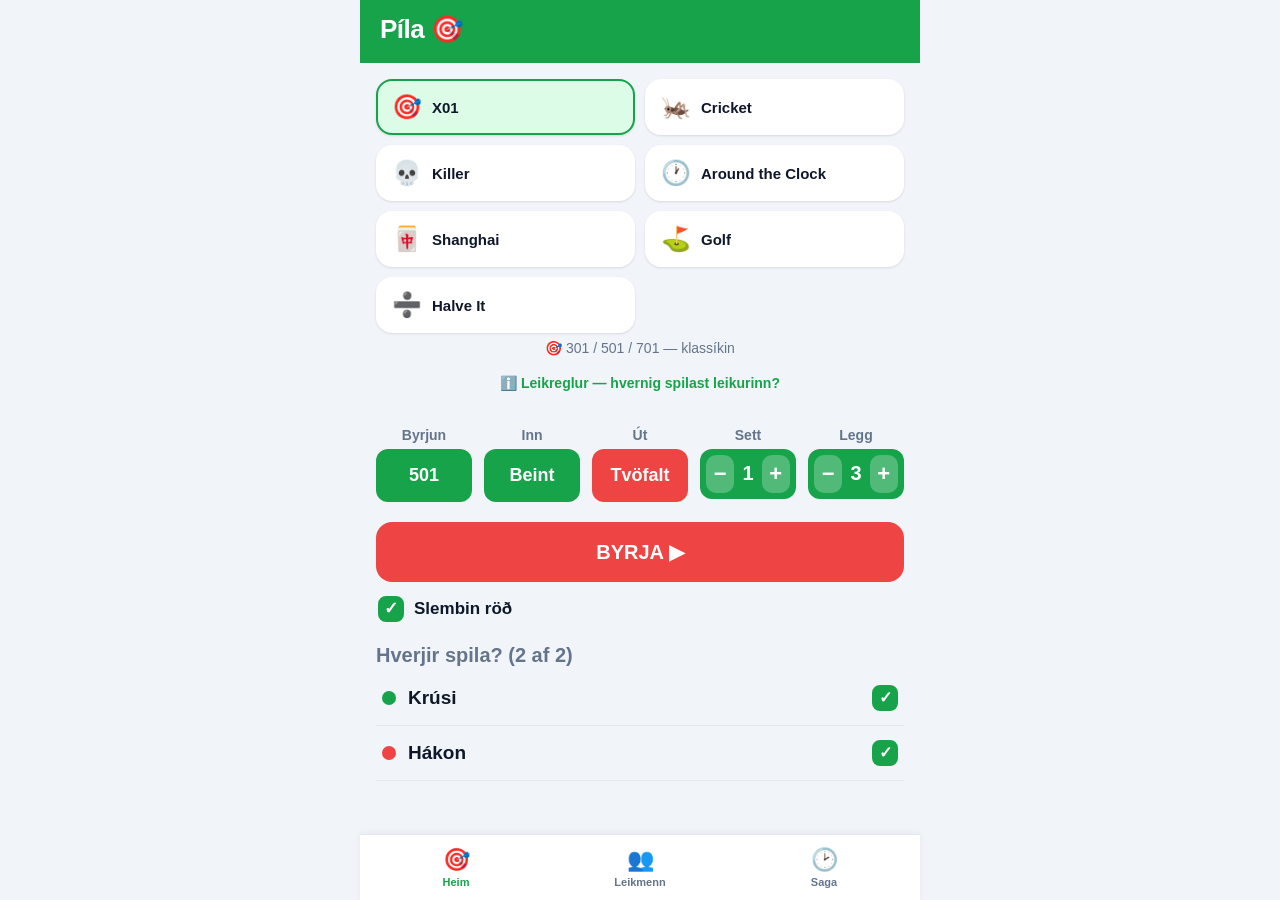
<file: index.html>
<!doctype html>
<html lang="is">
<head>
  <meta charset="utf-8" />
  <meta name="viewport" content="width=device-width, initial-scale=1, viewport-fit=cover, maximum-scale=1, user-scalable=no" />
  <meta name="theme-color" content="#16a34a" />
  <title>Píla — Stigatafla</title>
  <link rel="manifest" href="manifest.webmanifest" />
  <link rel="apple-touch-icon" href="icons/icon-192.png" />
  <meta name="apple-mobile-web-app-capable" content="yes" />
  <meta name="apple-mobile-web-app-status-bar-style" content="black-translucent" />
  <link rel="stylesheet" href="css/style.css" />
</head>
<body>
  <div id="app"></div>
  <script type="module" src="js/app.js"></script>
</body>
</html>
</file>
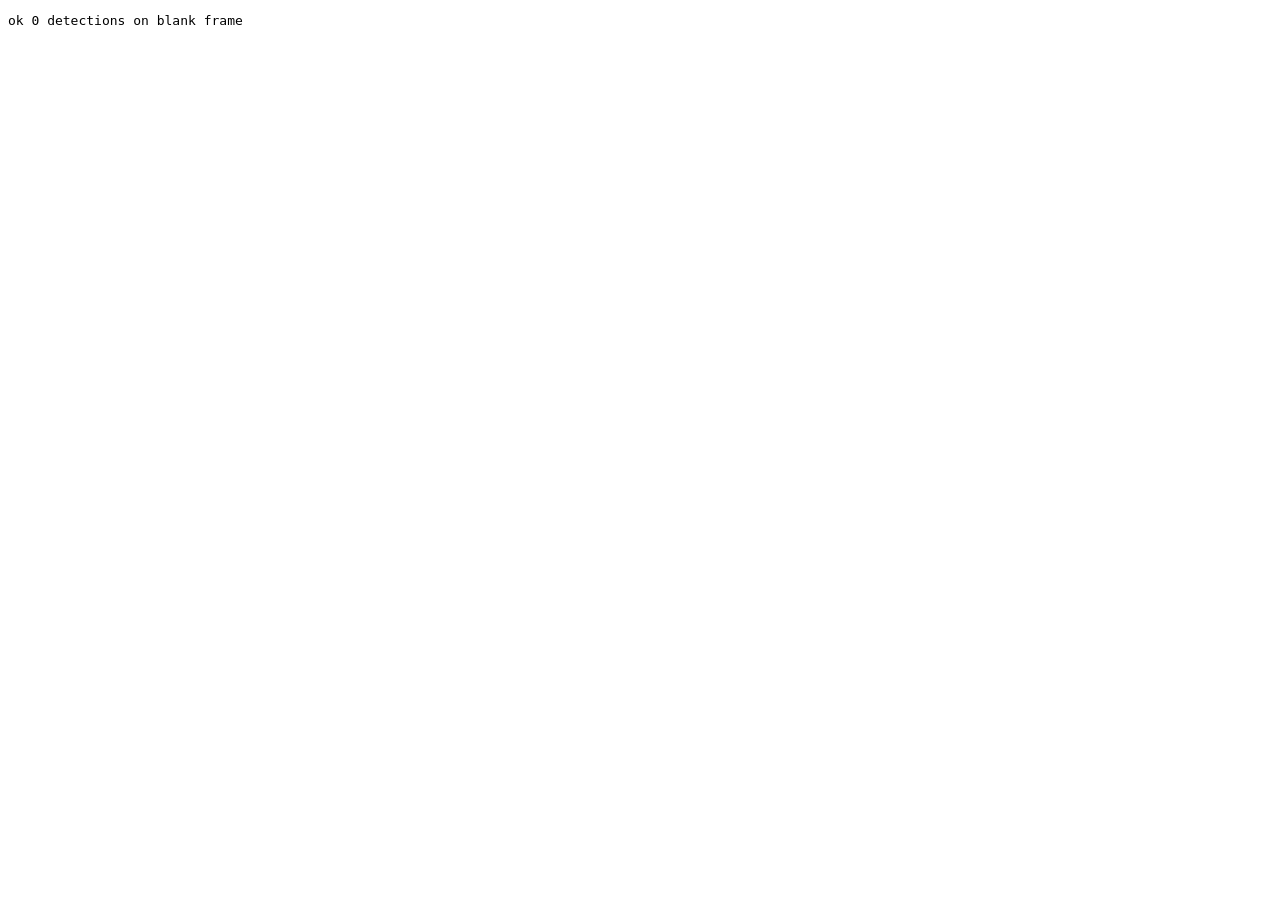
<file: scripts/ai-smoke.html>
<!doctype html><meta charset="utf-8"><title>DeepDarts smoke test</title>
<pre id="result">loading</pre>
<script src="../vendor/tf.min.js"></script>
<script type="module">
  import { detectDarts } from '../js/camera-ai.js';
  const result = document.querySelector('#result');
  try {
    const canvas = document.createElement('canvas');
    canvas.width = canvas.height = 800;
    const detections = await detectDarts(canvas);
    result.textContent = `ok ${detections.length} detections on blank frame`;
  } catch (error) {
    result.textContent = `error ${error.stack || error}`;
  }
</script>
</file>
<file: css/style.css>
:root{
  --green:#16a34a;
  --green-dark:#15803d;
  --green-light:#dcfce7;
  --red:#ef4444;
  --red-dark:#dc2626;
  --amber:#f59e0b;
  --orange:#ea580c;
  --bg:#f1f5f9;
  --card:#ffffff;
  --ink:#0f172a;
  --muted:#64748b;
  --line:#e2e8f0;
  --shadow:0 1px 3px rgba(0,0,0,.08),0 1px 2px rgba(0,0,0,.04);
  --radius:16px;
  --safe-top:env(safe-area-inset-top,0px);
  --safe-bottom:env(safe-area-inset-bottom,0px);
}
@media (prefers-color-scheme: dark){
  :root{
    --bg:#0b1220; --card:#151d2e; --ink:#e5edf7; --muted:#94a3b8;
    --line:#26324a; --green-light:#0f3d24;
    --shadow:0 1px 3px rgba(0,0,0,.5);
  }
}
*{box-sizing:border-box;-webkit-tap-highlight-color:transparent}
html,body{margin:0;padding:0}
body{
  font-family:-apple-system,BlinkMacSystemFont,"Segoe UI",Roboto,Helvetica,Arial,sans-serif;
  background:var(--bg); color:var(--ink);
  overscroll-behavior:none;
}
#app{max-width:560px;margin:0 auto;min-height:100vh;display:flex;flex-direction:column}

/* ---------- Header ---------- */
.hdr{
  background:var(--green); color:#fff;
  padding:calc(var(--safe-top) + 14px) 20px 18px;
  display:flex;align-items:center;gap:12px;
  position:sticky;top:0;z-index:20;
}
.hdr h1{font-size:26px;margin:0;font-weight:800;letter-spacing:-.5px;flex:1}
.hdr .sub{opacity:.9;font-size:13px;font-weight:500;margin-top:2px}
.hdr-btn{
  background:rgba(255,255,255,.2);border:none;color:#fff;
  width:44px;height:44px;border-radius:14px;font-size:20px;
  display:flex;align-items:center;justify-content:center;cursor:pointer;flex:none;
}
.hdr-btn:active{background:rgba(255,255,255,.35)}

/* ---------- Content ---------- */
.content{flex:1;padding:16px;padding-bottom:calc(90px + var(--safe-bottom));overflow-y:auto}
.section-title{font-size:22px;font-weight:800;text-align:center;margin:20px 0 12px}

/* ---------- Segmented control ---------- */
.seg{display:flex;background:var(--line);border-radius:999px;padding:5px;gap:4px;margin:0 auto 14px;max-width:420px}
.seg button{
  flex:1;border:none;background:transparent;color:var(--muted);
  padding:11px 8px;border-radius:999px;font-size:15px;font-weight:700;cursor:pointer;
}
.seg button.active{background:var(--card);color:var(--ink);box-shadow:var(--shadow)}

/* ---------- Setup options ---------- */
.opt-grid{display:grid;grid-template-columns:repeat(auto-fit,minmax(90px,1fr));gap:12px;margin:8px 0}
.opt{display:flex;flex-direction:column;align-items:center;gap:6px}
.opt label{font-size:14px;color:var(--muted);font-weight:600}
.opt .val{
  background:var(--green);color:#fff;border:none;border-radius:12px;
  padding:16px;font-size:18px;font-weight:800;width:100%;cursor:pointer;text-align:center;
}
.opt .val.off{background:var(--muted)}
.opt .val.red{background:var(--red)}
.stepper{display:flex;align-items:center;gap:8px;background:var(--green);border-radius:12px;padding:6px;width:100%;justify-content:space-between}
.stepper button{background:rgba(255,255,255,.25);border:none;color:#fff;width:38px;height:38px;border-radius:10px;font-size:22px;font-weight:800;cursor:pointer}
.stepper .num{color:#fff;font-size:20px;font-weight:800;flex:1;text-align:center}

.blurb{color:var(--muted);font-size:14px;text-align:center;margin:6px auto 10px;max-width:420px;line-height:1.4}

/* ---------- Rules ---------- */
.rules-toggle{display:block;margin:0 auto 14px;background:none;border:none;color:var(--green);font-weight:700;font-size:14px;cursor:pointer;padding:6px 10px}
.rules-box{
  background:var(--card);border-radius:var(--radius);box-shadow:var(--shadow);
  padding:16px;margin:0 0 16px;font-size:14px;line-height:1.55;color:var(--ink);
  white-space:pre-line;text-align:left;
}

/* ---------- Buttons ---------- */
.btn{border:none;border-radius:16px;padding:18px;font-size:20px;font-weight:800;color:#fff;cursor:pointer;width:100%;display:flex;align-items:center;justify-content:center;gap:8px}
.btn-primary{background:var(--red)}
.btn-primary:active{background:var(--red-dark)}
.btn-green{background:var(--green)}
.btn-green:active{background:var(--green-dark)}
.btn-ghost{background:var(--card);color:var(--ink);box-shadow:var(--shadow)}
.btn-row{display:flex;gap:12px;margin-top:14px}
.btn-row .btn{flex:1}

/* ---------- Players list ---------- */
.players-head{display:flex;align-items:center;justify-content:space-between;margin:22px 0 4px}
.players-head .lbl{font-size:20px;font-weight:800;color:var(--muted)}
.add-row{display:flex;gap:10px;align-items:center;margin-bottom:6px}
.add-row input{flex:1;border:1px solid var(--line);background:var(--card);color:var(--ink);border-radius:12px;padding:14px;font-size:16px}
.mini-btn{background:var(--green);color:#fff;border:none;border-radius:12px;padding:14px 18px;font-weight:800;font-size:15px;cursor:pointer;white-space:nowrap}
.player-row{display:flex;align-items:center;gap:12px;padding:14px 6px;border-bottom:1px solid var(--line)}
.player-row .dot{width:14px;height:14px;border-radius:50%;flex:none}
.player-row .pname{flex:1;font-size:19px;font-weight:700}
.player-row .icon-btn{background:none;border:none;color:var(--muted);font-size:20px;cursor:pointer;padding:6px}
.chk{display:flex;align-items:center;gap:10px;font-size:17px;font-weight:600;margin:14px 2px;cursor:pointer}
.chk .box,.sel-row .box{width:26px;height:26px;border-radius:8px;border:2px solid var(--green);display:flex;align-items:center;justify-content:center;color:#fff;font-weight:900;flex:none}
.chk .box.on,.sel-row .box.on{background:var(--green)}
.sel-row{cursor:pointer}

/* ---------- Game screen ---------- */
.play-screen{height:100dvh;display:flex;flex-direction:column;overflow:hidden}
.play-screen .hdr,.play-screen .game-status,.play-screen .keypad,.play-screen .boardpad,.play-screen .camerapad{flex:none}
.play-screen .play-content{min-height:0;overflow-y:auto;padding:6px 16px 14px;overscroll-behavior:contain;overflow-anchor:none}
.play-screen .keypad,.play-screen .boardpad,.play-screen .camerapad{position:relative;left:auto;right:auto;bottom:auto;width:100%}
.game-status{text-align:center;padding:10px 16px;font-size:15px;font-weight:700;color:var(--muted);min-height:20px}
.game-status b{color:var(--ink)}
.scoreboard{padding:8px 12px 4px;display:flex;flex-direction:column;gap:10px}
.pcard{
  background:var(--card);border-radius:var(--radius);box-shadow:var(--shadow);
  padding:14px 16px;display:flex;align-items:center;gap:14px;position:relative;overflow:hidden;
  border-left:6px solid transparent;transition:transform .1s;flex-wrap:wrap;
}
.pcard.active{outline:2px solid var(--green);border-left-color:var(--green)}
.pcard.out{opacity:.45}
.pcard .big{font-size:40px;font-weight:900;line-height:1;letter-spacing:-1px;min-width:78px}
.pcard .mid{flex:1;display:flex;flex-direction:column;gap:3px}
.pcard .nm{font-size:17px;font-weight:800}
.pcard .meta{font-size:13px;color:var(--muted);font-weight:600;display:flex;gap:12px;flex-wrap:wrap}
.pcard .rt{text-align:right;font-size:13px;color:var(--muted);font-weight:700;line-height:1.5}
.pcard .rt b{color:var(--ink);font-size:15px}
.turn-darts{display:flex;gap:6px;justify-content:center;margin-top:8px;flex-basis:100%;width:100%}
.pfoot{flex-basis:100%;width:100%;font-size:13px;color:var(--muted);font-weight:600;margin-top:4px;border-top:1px solid var(--line);padding-top:6px}
.turn-darts .d{background:var(--line);border-radius:8px;min-width:34px;height:34px;display:flex;align-items:center;justify-content:center;font-weight:800;font-size:14px;color:var(--ink)}
.turn-darts .d.empty{color:var(--muted)}
.turn-total{text-align:center;font-weight:900;font-size:16px;margin-top:2px}

/* marks for cricket */
.marks{display:grid;grid-template-columns:auto repeat(var(--pcount,2),1fr);gap:2px 6px;width:100%;font-size:14px}
.marks .h{font-weight:800;color:var(--muted);text-align:center;font-size:13px;padding-bottom:4px}
.marks .num{font-weight:800}
.marks .m{text-align:center;font-weight:800;font-family:ui-monospace,monospace}
.marks .m.closed{color:var(--green)}
.marks-pts{display:flex;justify-content:space-around;font-weight:800;margin-top:6px;border-top:1px solid var(--line);padding-top:6px}

/* ---------- Keypad ---------- */
.keypad{
  position:fixed;left:0;right:0;bottom:0;background:var(--line);
  padding:6px 6px calc(6px + var(--safe-bottom));z-index:15;
  max-width:560px;margin:0 auto;
}
.mult-row{display:flex;gap:6px;margin-bottom:6px}
.mult-row button{flex:1;border:none;border-radius:10px;padding:12px;font-size:15px;font-weight:800;color:#fff;background:var(--muted);cursor:pointer}
.mult-row button.dbl.on{background:var(--amber)}
.mult-row button.trp.on{background:var(--orange)}
.kp-grid{display:grid;grid-template-columns:repeat(7,1fr);gap:5px}
.kp-grid button{
  border:none;border-radius:10px;background:var(--card);color:var(--ink);
  padding:14px 0;font-size:17px;font-weight:800;cursor:pointer;box-shadow:var(--shadow);
}
.kp-grid button:active{background:var(--green-light)}
.kp-grid button.wide{grid-column:span 2}
.kp-grid button.wide3{grid-column:span 3}
.kp-grid button.miss{background:#94a3b8;color:#fff}
.kp-grid button.undo{background:var(--red);color:#fff}
.kp-grid button.next{background:var(--green);color:#fff}
.kp-hint{text-align:center;font-size:12px;color:var(--muted);padding:4px 0 2px;font-weight:600}
.kp-toggle{flex:0 0 52px !important;background:var(--card) !important;color:var(--ink) !important;font-size:18px}

/* ---------- Tap-on-board input ---------- */
.boardpad{
  position:fixed;left:0;right:0;bottom:0;background:var(--line);
  padding:6px 6px calc(6px + var(--safe-bottom));z-index:15;
  max-width:560px;margin:0 auto;
}
.board-wrap{max-width:340px;margin:0 auto}
.board-wrap svg{width:100%;display:block;color:var(--ink);touch-action:manipulation;cursor:crosshair}
.bp-row{display:flex;gap:6px;margin-top:6px}
.bp-row button{border:none;border-radius:10px;padding:13px 0;font-size:16px;font-weight:800;cursor:pointer;box-shadow:var(--shadow)}
.bp-row .toggle{flex:0 0 52px;background:var(--card);color:var(--ink);font-size:18px}
.bp-row .miss{flex:0 0 52px;background:#94a3b8;color:#fff}
.bp-row .undo{flex:1;background:var(--red);color:#fff}
.bp-row .next{flex:1;background:var(--green);color:#fff}

/* ---------- Camera + calibrated photo input ---------- */
.camerapad{background:var(--line);padding:7px 7px calc(7px + var(--safe-bottom));z-index:15}
.cam-message{text-align:center;min-height:28px;font-size:13px;font-weight:700;color:var(--muted);padding:3px 6px 7px}
.cam-message b{color:var(--ink)}
.cam-stage{
  position:relative;overflow:hidden;margin:0 auto;
  width:min(100%,40dvh);max-height:40dvh;
  aspect-ratio:1;border-radius:14px;background:#111827;
  box-shadow:var(--shadow);touch-action:manipulation;cursor:crosshair;
}
.cam-stage video,.cam-stage canvas{width:100%;height:100%;display:none}
.cam-stage video{object-fit:cover}
.cam-stage canvas{object-fit:fill}
.cam-empty{position:absolute;inset:0;display:flex;align-items:center;justify-content:center;flex-direction:column;color:#fff;font-size:40px;text-align:center}
.cam-empty span{font-size:14px;margin-top:6px;color:#cbd5e1;font-weight:700}
.cam-ring{position:absolute;inset:0;width:100%;height:100%;pointer-events:none;display:none;filter:drop-shadow(0 0 3px rgba(0,0,0,.6))}
.cam-markers{position:absolute;inset:0;pointer-events:none}
.cam-marker{
  position:absolute;transform:translate(-50%,-50%);background:#fbbf24;color:#111827;
  border:2px solid #78350f;border-radius:999px;min-width:30px;height:30px;padding:0 5px;
  display:flex;align-items:center;justify-content:center;font-size:11px;font-weight:900;
  box-shadow:0 2px 8px rgba(0,0,0,.5);
}
.cam-marker.cal{background:#38bdf8;border-color:#075985;color:#082f49}
.cam-marker.dbg{background:#a78bfa;border-color:#4c1d95;color:#1e1b4b;min-width:24px;height:19px;font-size:9px;opacity:.92}
.cam-chips{display:flex;gap:6px;justify-content:center;min-height:37px;padding:6px 0 2px}
.cam-chips button{border:none;border-radius:9px;background:var(--card);color:var(--ink);padding:7px 10px;font-weight:800;box-shadow:var(--shadow)}
.cam-actions{display:flex;gap:6px}
.cam-actions button,.cam-modes button{border:none;border-radius:10px;background:var(--card);color:var(--ink);padding:12px 10px;font-size:14px;font-weight:800;box-shadow:var(--shadow);flex:1}
.cam-actions button.cam-primary{background:var(--green);color:#fff;flex:1.5}
.cam-actions button:disabled{opacity:.45}
.cam-modes{display:flex;align-items:center;gap:6px;margin-top:6px}
.cam-modes button{flex:0 0 52px;font-size:18px;padding:10px}
.cam-modes span{flex:1;text-align:right;color:var(--muted);font-size:11px;font-weight:600;padding-right:4px}

/* ---------- Win overlay ---------- */
.overlay{position:fixed;inset:0;background:rgba(0,0,0,.55);display:flex;align-items:center;justify-content:center;z-index:50;padding:24px}
.win-card{background:var(--card);border-radius:24px;padding:28px 24px;text-align:center;max-width:380px;width:100%;box-shadow:0 20px 60px rgba(0,0,0,.4)}
.win-card .trophy{font-size:64px}
.win-card h2{margin:8px 0 4px;font-size:28px}
.win-card p{color:var(--muted);margin:0 0 20px;font-size:16px}

/* ---------- History ---------- */
.game-item{background:var(--card);border-radius:var(--radius);box-shadow:var(--shadow);padding:16px;margin-bottom:12px}
.game-item .top{display:flex;justify-content:space-between;align-items:baseline}
.game-item .dt{font-weight:800;font-size:16px}
.game-item .tag{color:var(--green);font-weight:800;font-size:13px}
.game-item .desc{color:var(--muted);font-size:14px;margin:4px 0 10px}
.game-item .res{display:flex;justify-content:space-between;font-size:15px;padding:4px 0}
.game-item .res.win{font-weight:800}
.empty{text-align:center;color:var(--muted);padding:40px 20px;font-size:16px}

/* ---------- Tab bar ---------- */
.tabbar{
  position:fixed;left:0;right:0;bottom:0;max-width:560px;margin:0 auto;
  background:var(--card);border-top:1px solid var(--line);
  display:flex;padding:8px 4px calc(8px + var(--safe-bottom));z-index:15;
  box-shadow:0 -1px 8px rgba(0,0,0,.05);
}
.tabbar button{flex:1;background:none;border:none;color:var(--muted);font-size:11px;font-weight:700;display:flex;flex-direction:column;align-items:center;gap:3px;cursor:pointer;padding:4px}
.tabbar button .ic{font-size:22px}
.tabbar button.active{color:var(--green)}

.game-cards{display:grid;grid-template-columns:repeat(2,1fr);gap:10px}
.gc{background:var(--card);border-radius:var(--radius);box-shadow:var(--shadow);padding:12px 14px;display:flex;gap:10px;align-items:center;cursor:pointer;border:2px solid transparent}
.gc.sel{border-color:var(--green);background:var(--green-light)}
.gc .emoji{font-size:24px}
.gc .gc-t{font-weight:800;font-size:15px}

.toast{position:fixed;left:50%;transform:translateX(-50%);bottom:calc(210px + var(--safe-bottom));background:var(--ink);color:var(--bg);padding:10px 18px;border-radius:999px;font-weight:700;z-index:60;font-size:14px;opacity:0;transition:opacity .2s;pointer-events:none}
.toast.show{opacity:.95}
</file>
